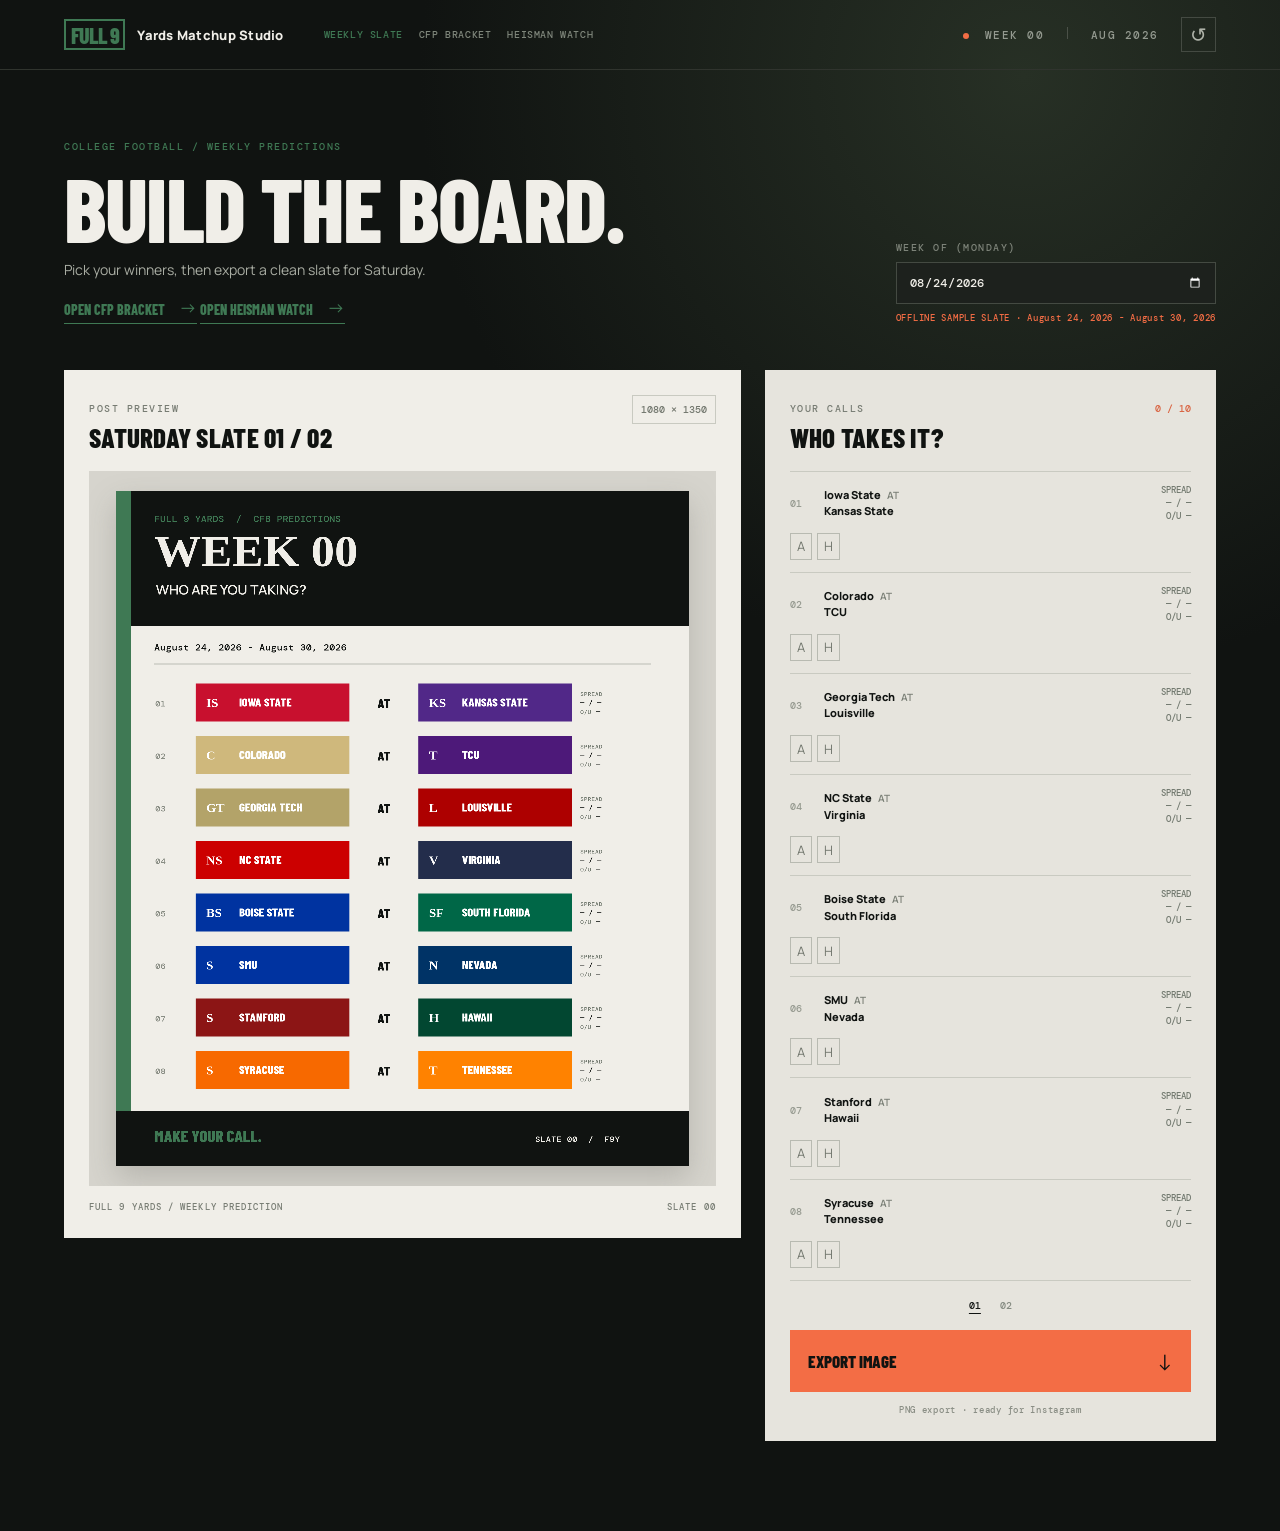
<file: index.html>
<!doctype html>
<html lang="en">
<head>
  <meta charset="utf-8">
  <meta name="viewport" content="width=device-width, initial-scale=1">
  <title>F9Y Matchup Studio</title>
  <link rel="preconnect" href="https://fonts.googleapis.com">
  <link rel="preconnect" href="https://fonts.gstatic.com" crossorigin>
  <link href="https://fonts.googleapis.com/css2?family=Barlow+Condensed:wght@600;700;800;900&family=DM+Mono:wght@400;500&family=Manrope:wght@400;600;700;800&display=swap" rel="stylesheet">
  <link rel="stylesheet" href="styles.css">
</head>
<body>
  <div class="app-shell">
    <header class="topbar">
      <a class="brand" href="#"><span class="brand-mark">FULL 9</span><span>Yards Matchup Studio</span></a>
      <nav class="page-nav" aria-label="Studio pages"><a class="active" href="index.html">Weekly slate</a><a href="cfp-bracket.html">CFP bracket</a><a href="heisman.html">Heisman watch</a></nav>
      <div class="topbar-meta"><span class="live-dot"></span> WEEK <span id="headerWeekNumber">00</span> <span class="meta-divider"></span> AUG 2026</div>
      <button class="icon-button" id="resetButton" title="Reset picks" aria-label="Reset picks">↺</button>
    </header>

    <main class="workspace">
      <section class="intro-row">
        <div>
          <p class="eyebrow">COLLEGE FOOTBALL / WEEKLY PREDICTIONS</p>
          <h1>Build the board.</h1>
          <p class="lede">Pick your winners, then export a clean slate for Saturday.</p>
          <a class="bracket-link" href="cfp-bracket.html">Open CFP Bracket <span>→</span></a>
          <a class="bracket-link" href="heisman.html">Open Heisman Watch <span>→</span></a>
        </div>
        <div class="date-control">
          <label for="gameDate">WEEK OF (MONDAY)</label>
          <input id="gameDate" type="date" value="2026-08-29">
          <span class="schedule-status" id="scheduleStatus">LOADING SCHEDULE...</span>
        </div>
      </section>

      <section class="studio-grid">
        <div class="board-panel">
          <div class="panel-heading">
            <div><span class="section-kicker">POST PREVIEW</span><h2>Saturday slate <span id="pageLabel">01 / 01</span></h2></div>
            <span class="format-chip">1080 × 1350</span>
          </div>
          <div class="canvas-wrap"><canvas id="postCanvas" width="1080" height="1350"></canvas></div>
          <div class="canvas-footer"><span>FULL 9 YARDS / WEEKLY PREDICTION</span><span id="canvasPage">SLATE 00</span></div>
        </div>

        <aside class="control-panel">
          <div class="control-heading"><div><span class="section-kicker">YOUR CALLS</span><h2>Who takes it?</h2></div><span class="pick-count" id="pickCount">0 / 8</span></div>
          <div class="matchup-list" id="matchupList"></div>
          <div class="pagination" id="pagination"></div>
          <button class="export-button" id="exportButton"><span>Export image</span><b>↓</b></button>
          <p class="export-note">PNG export · ready for Instagram</p>
        </aside>
      </section>
    </main>
  </div>
  <script src="app.js"></script>
</body>
</html>
</file>
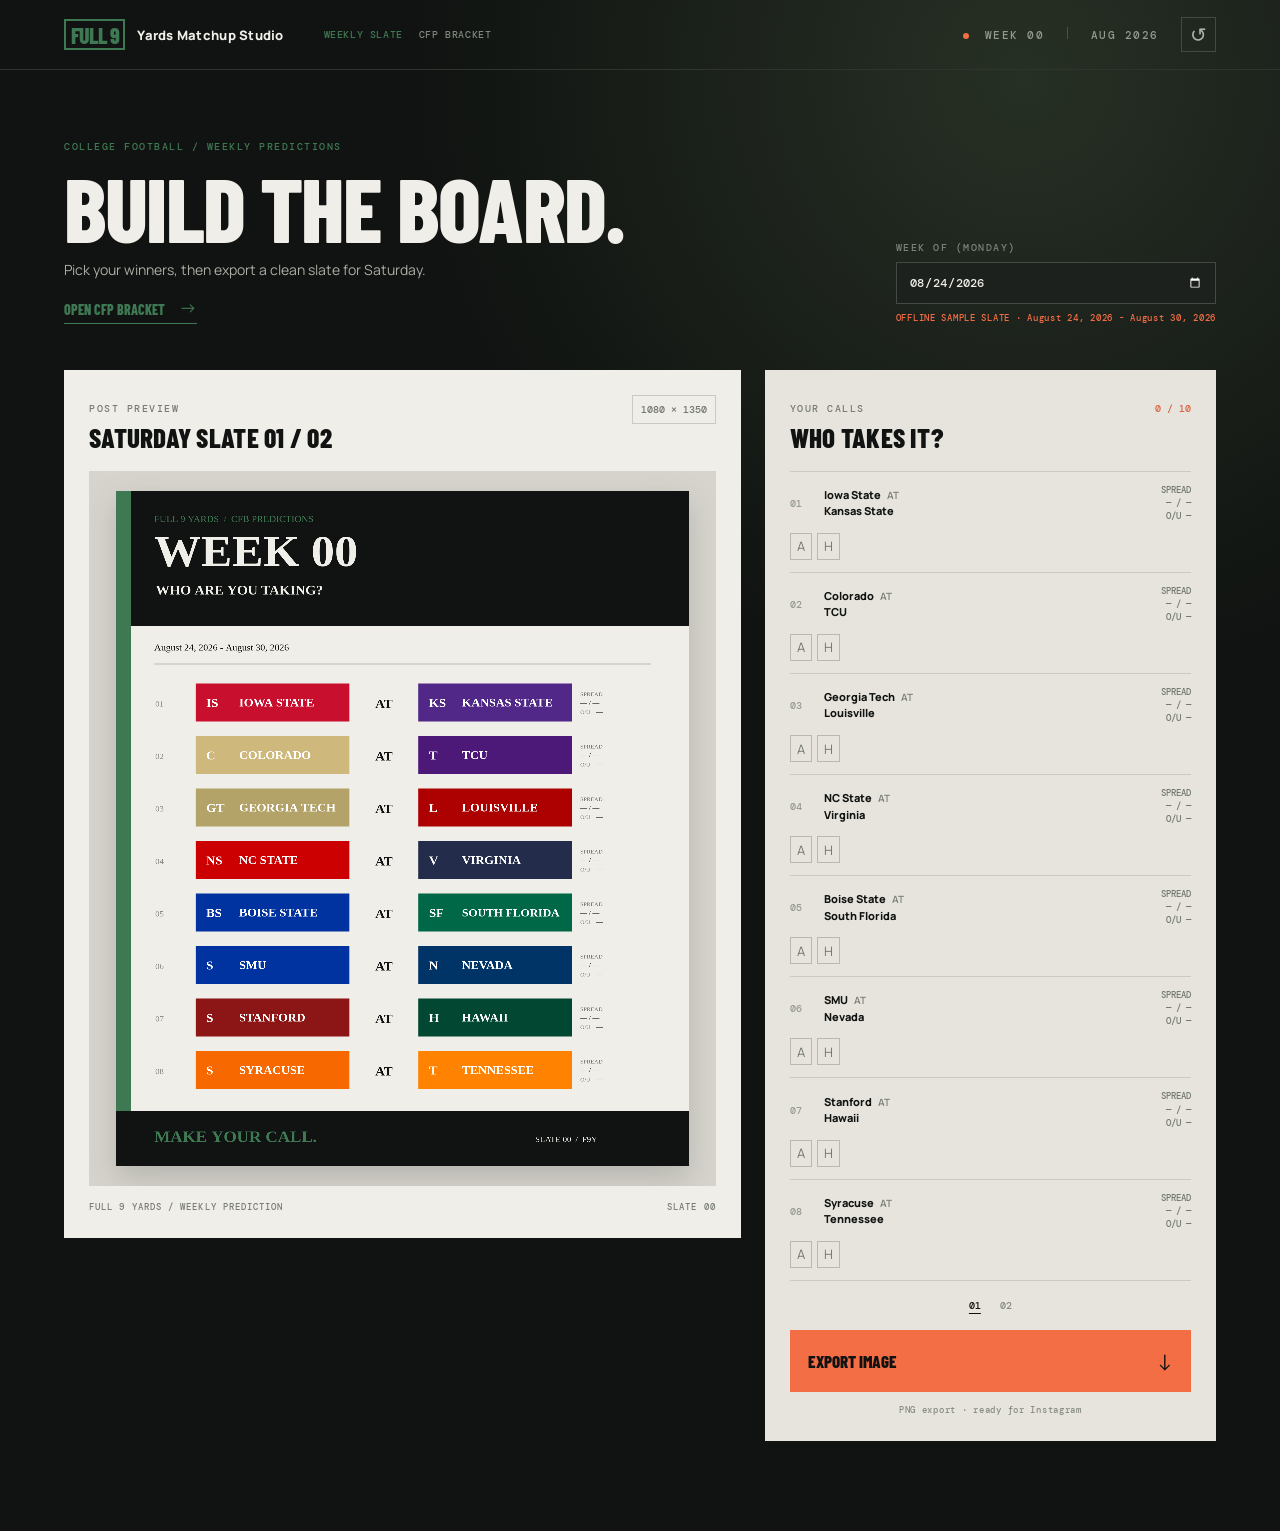
<file: docs/index.html>
<!doctype html>
<html lang="en">
<head>
  <meta charset="utf-8">
  <meta name="viewport" content="width=device-width, initial-scale=1">
  <title>F9Y Matchup Studio</title>
  <link rel="preconnect" href="https://fonts.googleapis.com">
  <link rel="preconnect" href="https://fonts.gstatic.com" crossorigin>
  <link href="https://fonts.googleapis.com/css2?family=Barlow+Condensed:wght@600;700;800;900&family=DM+Mono:wght@400;500&family=Manrope:wght@400;600;700;800&display=swap" rel="stylesheet">
  <link rel="stylesheet" href="styles.css">
</head>
<body>
  <div class="app-shell">
    <header class="topbar">
      <a class="brand" href="#"><span class="brand-mark">FULL 9</span><span>Yards Matchup Studio</span></a>
      <nav class="page-nav" aria-label="Studio pages"><a class="active" href="index.html">Weekly slate</a><a href="cfp-bracket.html">CFP bracket</a></nav>
      <div class="topbar-meta"><span class="live-dot"></span> WEEK <span id="headerWeekNumber">00</span> <span class="meta-divider"></span> AUG 2026</div>
      <button class="icon-button" id="resetButton" title="Reset picks" aria-label="Reset picks">↺</button>
    </header>

    <main class="workspace">
      <section class="intro-row">
        <div>
          <p class="eyebrow">COLLEGE FOOTBALL / WEEKLY PREDICTIONS</p>
          <h1>Build the board.</h1>
          <p class="lede">Pick your winners, then export a clean slate for Saturday.</p>
          <a class="bracket-link" href="cfp-bracket.html">Open CFP Bracket <span>→</span></a>
        </div>
        <div class="date-control">
          <label for="gameDate">WEEK OF (MONDAY)</label>
          <input id="gameDate" type="date" value="2026-08-29">
          <span class="schedule-status" id="scheduleStatus">LOADING SCHEDULE...</span>
        </div>
      </section>

      <section class="studio-grid">
        <div class="board-panel">
          <div class="panel-heading">
            <div><span class="section-kicker">POST PREVIEW</span><h2>Saturday slate <span id="pageLabel">01 / 01</span></h2></div>
            <span class="format-chip">1080 × 1350</span>
          </div>
          <div class="canvas-wrap"><canvas id="postCanvas" width="1080" height="1350"></canvas></div>
          <div class="canvas-footer"><span>FULL 9 YARDS / WEEKLY PREDICTION</span><span id="canvasPage">SLATE 00</span></div>
        </div>

        <aside class="control-panel">
          <div class="control-heading"><div><span class="section-kicker">YOUR CALLS</span><h2>Who takes it?</h2></div><span class="pick-count" id="pickCount">0 / 8</span></div>
          <div class="matchup-list" id="matchupList"></div>
          <div class="pagination" id="pagination"></div>
          <button class="export-button" id="exportButton"><span>Export image</span><b>↓</b></button>
          <p class="export-note">PNG export · ready for Instagram</p>
        </aside>
      </section>
    </main>
  </div>
  <script src="app.js"></script>
</body>
</html>
</file>
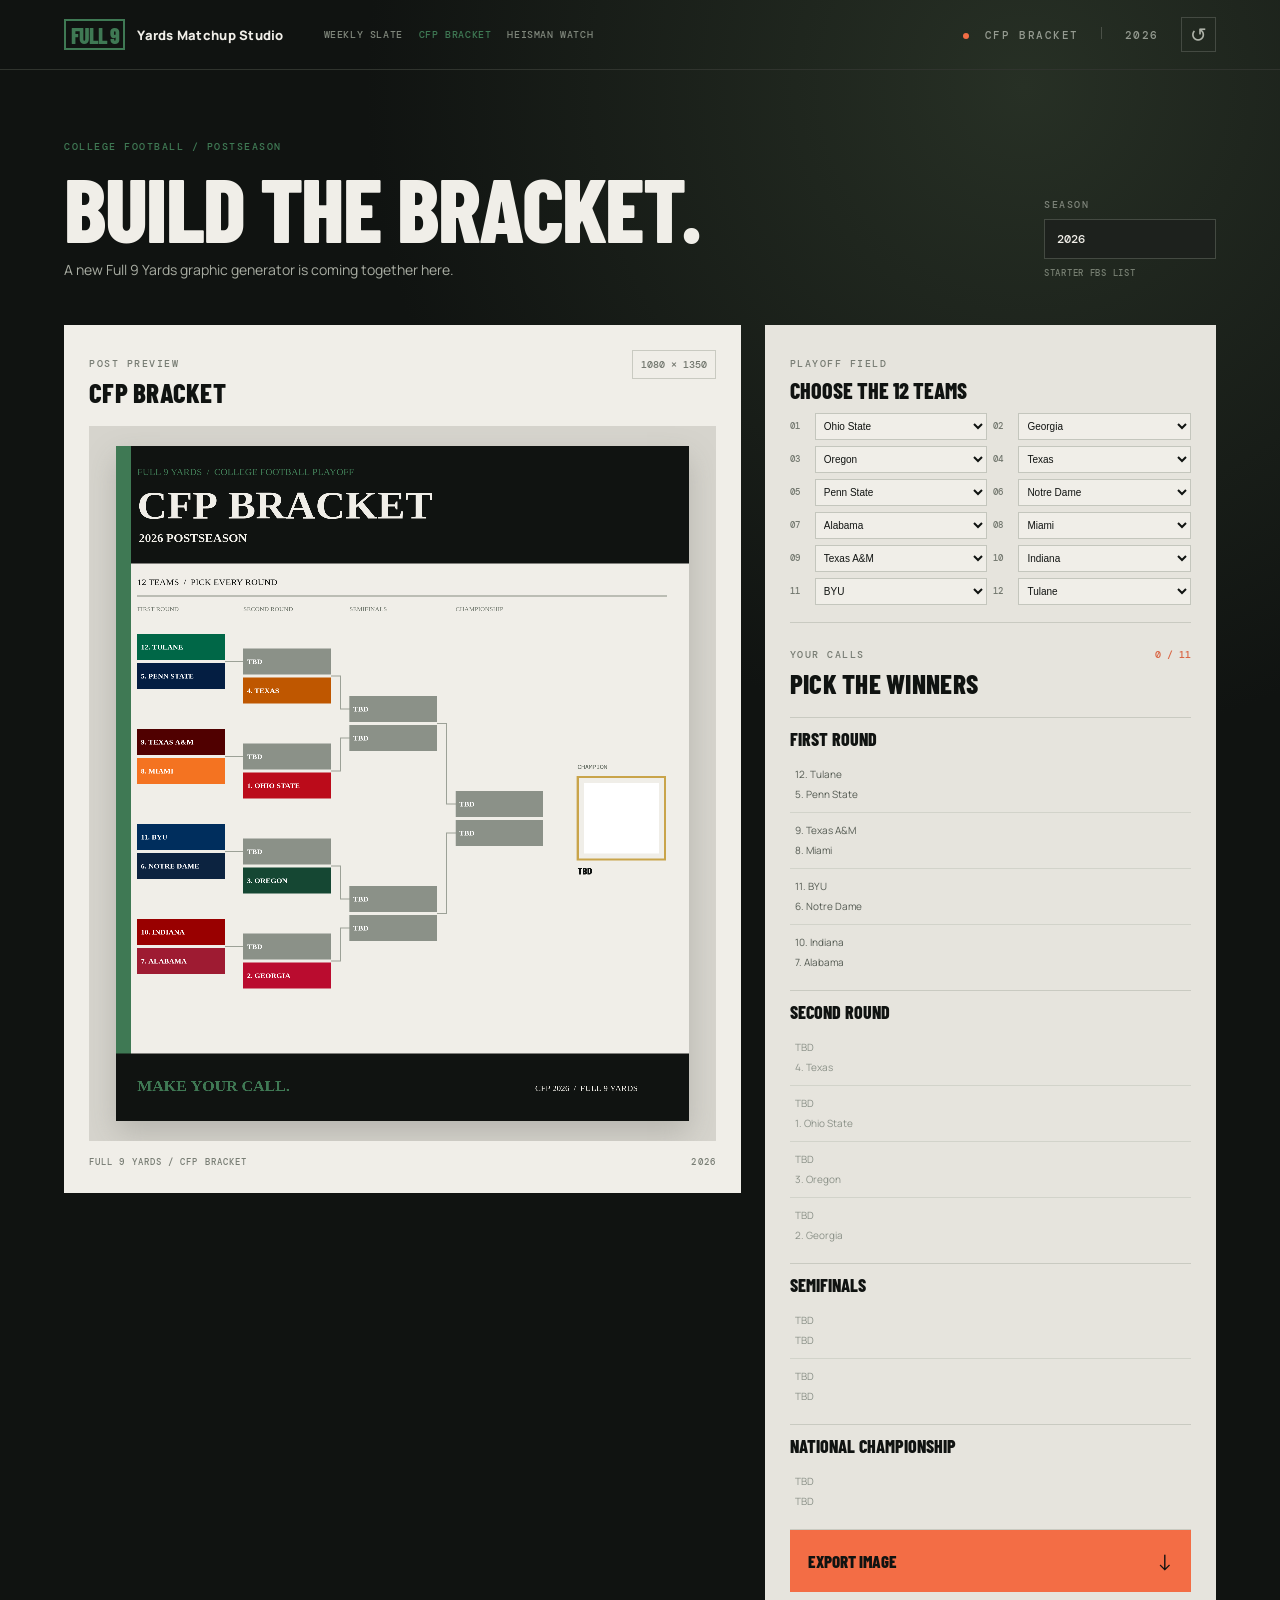
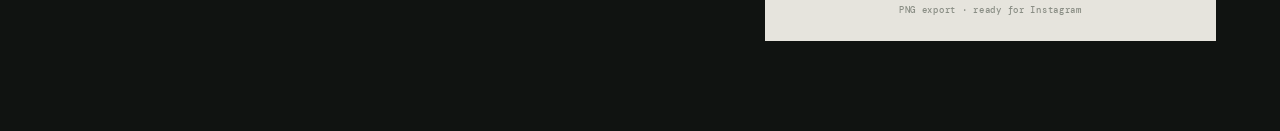
<file: cfp-bracket.html>
<!doctype html>
<html lang="en">
<head>
  <meta charset="utf-8">
  <meta name="viewport" content="width=device-width, initial-scale=1">
  <title>CFP Bracket | Full 9 Yards</title>
  <link rel="preconnect" href="https://fonts.googleapis.com">
  <link rel="preconnect" href="https://fonts.gstatic.com" crossorigin>
  <link href="https://fonts.googleapis.com/css2?family=Barlow+Condensed:wght@600;700;800;900&family=DM+Mono:wght@400;500&family=Manrope:wght@400;600;700;800&display=swap" rel="stylesheet">
  <link rel="stylesheet" href="styles.css">
</head>
<body>
  <div class="app-shell">
    <header class="topbar">
      <a class="brand" href="index.html"><span class="brand-mark">FULL 9</span><span>Yards Matchup Studio</span></a>
      <nav class="page-nav" aria-label="Studio pages"><a href="index.html">Weekly slate</a><a class="active" href="cfp-bracket.html">CFP bracket</a><a href="heisman.html">Heisman watch</a></nav>
      <div class="topbar-meta"><span class="live-dot"></span> CFP BRACKET <span class="meta-divider"></span> 2026</div>
      <button class="icon-button" id="resetButton" title="Reset picks" aria-label="Reset picks">↺</button>
    </header>

    <main class="workspace">
      <section class="intro-row">
        <div>
          <p class="eyebrow">COLLEGE FOOTBALL / POSTSEASON</p>
          <h1>Build the bracket.</h1>
          <p class="lede">A new Full 9 Yards graphic generator is coming together here.</p>
        </div>
        <div class="date-control">
          <label for="seasonYear">SEASON</label>
          <input id="seasonYear" type="number" value="2026" min="2020" max="2100">
          <span class="schedule-status" id="scheduleStatus">12 TEAMS · 11 GAMES</span>
        </div>
      </section>

      <section class="studio-grid">
        <div class="board-panel">
          <div class="panel-heading">
            <div><span class="section-kicker">POST PREVIEW</span><h2>CFP bracket</h2></div>
            <span class="format-chip">1080 × 1350</span>
          </div>
          <div class="canvas-wrap"><canvas id="bracketCanvas" width="2160" height="2700"></canvas></div>
          <div class="canvas-footer"><span>FULL 9 YARDS / CFP BRACKET</span><span id="canvasPage">2026</span></div>
        </div>

        <aside class="control-panel">
          <div class="seed-editor"><span class="section-kicker">PLAYOFF FIELD</span><h2>Choose the 12 teams</h2><div id="teamSelectors"></div></div>
          <div class="control-heading"><div><span class="section-kicker">YOUR CALLS</span><h2>Pick the winners</h2></div><span class="pick-count" id="pickCount">0 / 11</span></div>
          <div class="bracket-rounds" id="matchupList"></div>
          <button class="export-button" id="exportButton"><span>Export image</span><b>↓</b></button>
          <p class="export-note">PNG export · ready for Instagram</p>
        </aside>
      </section>
    </main>
  </div>
  <script src="playoff.js"></script>
</body>
</html>
</file>
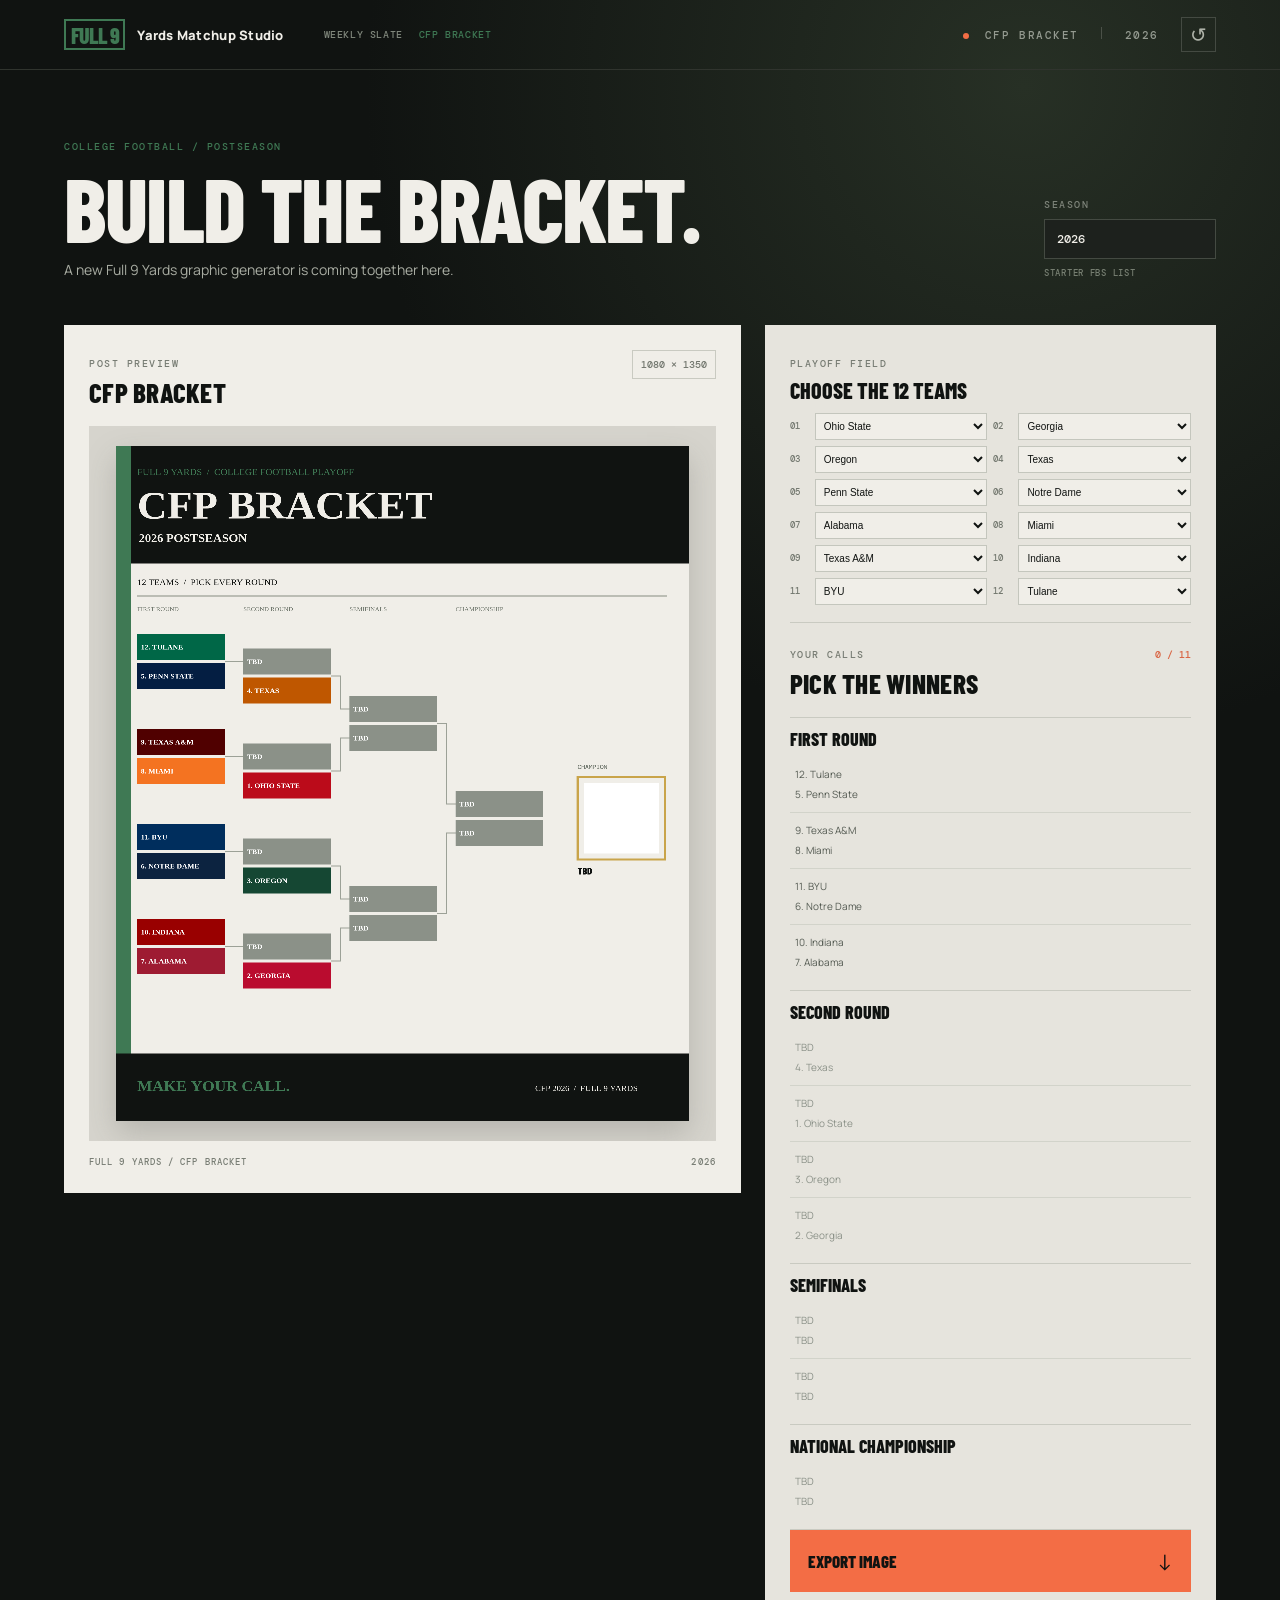
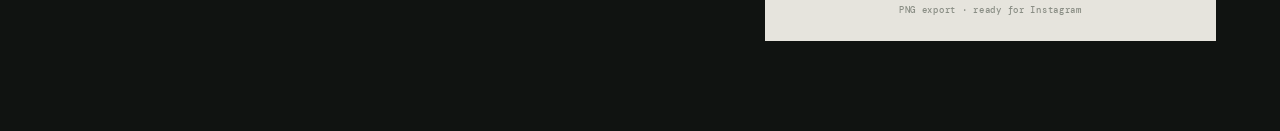
<file: docs/cfp-bracket.html>
<!doctype html>
<html lang="en">
<head>
  <meta charset="utf-8">
  <meta name="viewport" content="width=device-width, initial-scale=1">
  <title>CFP Bracket | Full 9 Yards</title>
  <link rel="preconnect" href="https://fonts.googleapis.com">
  <link rel="preconnect" href="https://fonts.gstatic.com" crossorigin>
  <link href="https://fonts.googleapis.com/css2?family=Barlow+Condensed:wght@600;700;800;900&family=DM+Mono:wght@400;500&family=Manrope:wght@400;600;700;800&display=swap" rel="stylesheet">
  <link rel="stylesheet" href="styles.css">
</head>
<body>
  <div class="app-shell">
    <header class="topbar">
      <a class="brand" href="index.html"><span class="brand-mark">FULL 9</span><span>Yards Matchup Studio</span></a>
      <nav class="page-nav" aria-label="Studio pages"><a href="index.html">Weekly slate</a><a class="active" href="cfp-bracket.html">CFP bracket</a></nav>
      <div class="topbar-meta"><span class="live-dot"></span> CFP BRACKET <span class="meta-divider"></span> 2026</div>
      <button class="icon-button" id="resetButton" title="Reset picks" aria-label="Reset picks">↺</button>
    </header>

    <main class="workspace">
      <section class="intro-row">
        <div>
          <p class="eyebrow">COLLEGE FOOTBALL / POSTSEASON</p>
          <h1>Build the bracket.</h1>
          <p class="lede">A new Full 9 Yards graphic generator is coming together here.</p>
        </div>
        <div class="date-control">
          <label for="seasonYear">SEASON</label>
          <input id="seasonYear" type="number" value="2026" min="2020" max="2100">
          <span class="schedule-status" id="scheduleStatus">12 TEAMS · 11 GAMES</span>
        </div>
      </section>

      <section class="studio-grid">
        <div class="board-panel">
          <div class="panel-heading">
            <div><span class="section-kicker">POST PREVIEW</span><h2>CFP bracket</h2></div>
            <span class="format-chip">1080 × 1350</span>
          </div>
          <div class="canvas-wrap"><canvas id="bracketCanvas" width="2160" height="2700"></canvas></div>
          <div class="canvas-footer"><span>FULL 9 YARDS / CFP BRACKET</span><span id="canvasPage">2026</span></div>
        </div>

        <aside class="control-panel">
          <div class="seed-editor"><span class="section-kicker">PLAYOFF FIELD</span><h2>Choose the 12 teams</h2><div id="teamSelectors"></div></div>
          <div class="control-heading"><div><span class="section-kicker">YOUR CALLS</span><h2>Pick the winners</h2></div><span class="pick-count" id="pickCount">0 / 11</span></div>
          <div class="bracket-rounds" id="matchupList"></div>
          <button class="export-button" id="exportButton"><span>Export image</span><b>↓</b></button>
          <p class="export-note">PNG export · ready for Instagram</p>
        </aside>
      </section>
    </main>
  </div>
  <script src="playoff.js"></script>
</body>
</html>
</file>
<file: styles.css>
:root{--ink:#101311;--paper:#f0eee8;--muted:#858981;--line:#d5d5cd;--acid:#3f7954;--orange:#f36d45;--white:#faf9f4}
.schedule-status{color:#777f72;font:500 9px "DM Mono";letter-spacing:.08em}.schedule-status.error{color:var(--orange)}
.page-nav{display:flex;gap:16px;margin-left:18px}.page-nav a{color:#7f867b;text-decoration:none;font:500 10px "DM Mono";letter-spacing:.06em;text-transform:uppercase}.page-nav a:hover,.page-nav a.active{color:var(--acid)}
.bracket-link{display:inline-flex;gap:14px;margin-top:22px;color:var(--acid);text-decoration:none;font:800 14px "Barlow Condensed";text-transform:uppercase;border-bottom:1px solid var(--acid);padding-bottom:5px}.bracket-link span{font:400 18px Manrope;line-height:.7}.bracket-link:hover{color:var(--paper);border-color:var(--paper)}
.bracket-rounds{display:grid;gap:12px;border-top:1px solid #c9cac1;padding-top:12px}.bracket-round{border-bottom:1px solid #c9cac1;padding-bottom:10px}.bracket-round h3{font:800 18px/1 "Barlow Condensed";text-transform:uppercase;margin:0 0 9px}.bracket-match{display:grid;grid-template-columns:1fr auto;align-items:center;gap:8px;padding:7px 0;font-size:10px}.bracket-match+.bracket-match{border-top:1px solid #d2d3ca}.bracket-teams{color:#555b53;line-height:1.45}.bracket-teams strong{color:var(--ink);font-weight:800}.bracket-pick{width:26px;height:26px;border:1px solid #b8bab1;background:transparent;color:#73786f;cursor:pointer;font-size:13px}.bracket-pick:hover,.bracket-pick.active{background:var(--acid);border-color:var(--ink);color:var(--ink)}
.team-choice{display:block;width:100%;padding:3px 5px;border:0;background:transparent;color:#555b53;text-align:left;font-size:10px;cursor:pointer}.team-choice:hover,.team-choice.chosen{background:var(--acid);color:var(--ink);font-weight:800}.team-choice:disabled{cursor:default;color:#8b9188}
.seed-editor{border-bottom:1px solid #c9cac1;padding-bottom:17px;margin-bottom:18px}.seed-editor h2{font:800 22px/1 "Barlow Condensed";text-transform:uppercase;margin:7px 0 12px}.seed-editor .section-kicker{color:#777c73}.team-selectors{display:grid;grid-template-columns:1fr 1fr;gap:6px}.team-select{display:grid;grid-template-columns:20px 1fr;align-items:center;gap:5px;color:#73786f;font:500 9px "DM Mono"}.team-select select{min-width:0;background:#f0eee8;border:1px solid #c4c6bd;color:var(--ink);padding:6px 4px;font-size:10px}
.matchup{grid-template-columns:24px minmax(0,1fr) auto auto}.game-odds{color:#737a70;font:500 9px/1.45 "DM Mono";text-align:right;white-space:nowrap}
.heisman-layout{grid-template-columns:minmax(0,1.3fr) minmax(280px,.7fr)}.heisman-list{display:grid;gap:14px}.heisman-card{display:grid;grid-template-columns:110px minmax(0,1fr);gap:16px;padding:16px;border:1px solid #d6d5ce;background:#f9f7f3;box-shadow:0 0 0 1px rgba(16,19,17,.02)}.heisman-card.lead{background:#f3f1ea}.heisman-card + .heisman-card{margin-top:0}.heisman-headshot{position:relative;display:flex;align-items:center;justify-content:center;min-height:120px;border:1px solid #d0d2ca;background:linear-gradient(135deg,#eae8e1,#d8d7d0);overflow:hidden;border-radius:16px}.heisman-headshot img{width:100%;height:100%;object-fit:cover;display:block;background:#ebefe8}.heisman-fallback{display:flex;align-items:center;justify-content:center;width:100%;height:100%;font:800 32px/1 "Barlow Condensed";letter-spacing:-.04em;color:#101311;background:linear-gradient(135deg,#ded9cf,#c5c4bb)}.heisman-meta{display:grid;grid-template-columns:auto 1fr auto;align-items:center;gap:12px}.heisman-rank{font:800 28px "Barlow Condensed";color:var(--acid);min-width:26px}.heisman-player h3{margin:0;font:800 26px/1 "Barlow Condensed";text-transform:uppercase;letter-spacing:-.04em}.heisman-player p{margin:6px 0 0;color:#5a615b;font:500 11px "DM Mono";letter-spacing:.08em;text-transform:uppercase}.heisman-odds{padding:8px 10px;background:#101311;color:#f4f3f0;font:800 18px "Barlow Condensed";letter-spacing:.02em;border-radius:999px;min-width:88px;text-align:center}.heisman-stats{display:grid;grid-template-columns:repeat(3,minmax(0,1fr));gap:10px;margin-top:12px}.heisman-stat{padding:8px 10px;border:1px solid #dad7d1;background:rgba(255,255,255,.45)}.heisman-stat-label{display:block;color:#737a70;font:500 9px "DM Mono";letter-spacing:.09em;text-transform:uppercase}.heisman-stat-value{display:block;margin-top:4px;font:800 18px/1.1 "Barlow Condensed";color:var(--ink)}.heisman-summary{display:grid;gap:10px;margin-top:18px}.heisman-summary-item{display:flex;align-items:center;justify-content:space-between;padding:9px 10px;border:1px solid #d0d2ca;background:#f5f3ee}.heisman-summary-item strong{font:800 16px "Barlow Condensed";color:var(--ink)}.heisman-summary-item span{font:500 10px "DM Mono";text-transform:uppercase;letter-spacing:.1em;color:#5d635e}
*{box-sizing:border-box}body{margin:0;background:var(--ink);color:var(--paper);font-family:Manrope, sans-serif}button,input{font:inherit}.app-shell{min-height:100vh;background:radial-gradient(circle at 80% 5%,#273025 0,#101311 34%)}.topbar{height:70px;border-bottom:1px solid #30342e;display:flex;align-items:center;padding:0 clamp(20px,5vw,76px);gap:22px}.brand{color:var(--paper);text-decoration:none;display:flex;align-items:center;gap:12px;font-weight:800;font-size:13px;letter-spacing:.02em}.brand-mark{font-family:"Barlow Condensed";font-size:22px;letter-spacing:-.05em;color:var(--acid);border:2px solid var(--acid);padding:1px 5px 0}.topbar-meta{margin-left:auto;color:#949a90;font:500 11px "DM Mono";letter-spacing:.14em}.live-dot{display:inline-block;background:var(--orange);width:6px;height:6px;border-radius:50%;margin-right:7px}.meta-divider{display:inline-block;height:12px;border-left:1px solid #4b5148;margin:0 14px}.icon-button{border:1px solid #444a42;background:transparent;color:#aeb2a8;width:35px;height:35px;cursor:pointer;font-size:20px}.workspace{max-width:1380px;margin:auto;padding:70px clamp(20px,5vw,76px) 90px}.intro-row{display:flex;justify-content:space-between;align-items:end;margin-bottom:46px}.eyebrow,.section-kicker,.date-control label{color:var(--acid);font:500 10px "DM Mono";letter-spacing:.15em;margin:0}.intro-row h1{font:800 clamp(52px,7vw,90px)/.9 "Barlow Condensed";letter-spacing:-.02em;text-transform:uppercase;margin:14px 0 12px}.lede{color:#a9ada3;margin:0;font-size:14px}.date-control{display:grid;gap:8px;min-width:172px}.date-control label{color:#7d8379}.date-control input{color:var(--paper);background:#1d211d;border:1px solid #444a42;padding:11px 12px;color-scheme:dark;font:500 12px "DM Mono"}.studio-grid{display:grid;grid-template-columns:minmax(0,1.2fr) minmax(320px,.8fr);gap:24px;align-items:start}.board-panel,.control-panel{background:var(--paper);color:var(--ink);padding:25px}.control-panel{background:#e6e4dd}.panel-heading,.control-heading{display:flex;align-items:start;justify-content:space-between;margin-bottom:20px}.panel-heading h2,.control-heading h2{font:800 27px/1 "Barlow Condensed";text-transform:uppercase;margin:7px 0 0;letter-spacing:.01em}.panel-heading .section-kicker,.control-heading .section-kicker{color:#777c73}.format-chip,.pick-count{font:500 10px "DM Mono";color:#71766d;border:1px solid #c9cac1;padding:7px 8px}.pick-count{border:0;padding:7px 0;color:#d96341}.canvas-wrap{background:#d6d4cd;display:flex;justify-content:center;padding:20px;max-height:715px;overflow:hidden}.canvas-wrap canvas{display:block;width:min(100%,573px);height:auto;box-shadow:0 12px 28px #77787355}.canvas-footer{display:flex;justify-content:space-between;color:#787d74;font:500 9px "DM Mono";letter-spacing:.12em;padding-top:15px}.matchup-list{border-top:1px solid #c9cac1}.matchup{display:grid;grid-template-columns:24px 1fr auto;align-items:center;gap:10px;border-bottom:1px solid #c9cac1;padding:12px 0}.matchup-number{color:#969a90;font:500 10px "DM Mono"}.team-pair{font-size:11px;font-weight:800;line-height:1.5}.team-pair span{color:#7a7f76;font-weight:600;font-size:10px;margin-left:4px}.pick-buttons{display:flex;gap:5px}.pick-button{width:27px;height:27px;border:1px solid #b8bab1;background:transparent;color:#73786f;cursor:pointer;font-size:13px}.pick-button:hover,.pick-button.active{background:var(--acid);border-color:var(--ink);color:var(--ink)}.pagination{display:flex;justify-content:center;gap:7px;padding:17px 0}.page-button{border:0;background:transparent;color:#848a80;font:500 10px "DM Mono";cursor:pointer}.page-button.active{color:var(--ink);text-decoration:underline;text-underline-offset:4px}.export-button{width:100%;background:var(--orange);color:var(--ink);border:0;padding:16px 18px;display:flex;justify-content:space-between;align-items:center;font:800 17px "Barlow Condensed";text-transform:uppercase;cursor:pointer}.export-button:hover{background:var(--acid)}.export-button b{font:400 22px Manrope}.export-note{text-align:center;color:#8a8e85;font:500 9px "DM Mono";letter-spacing:.08em;margin:12px 0 0}@media(max-width:800px){.topbar-meta{display:none}.intro-row{align-items:start;gap:28px;flex-direction:column;margin-bottom:30px}.date-control{width:100%}.studio-grid{grid-template-columns:1fr}.workspace{padding-top:45px}.board-panel,.control-panel{padding:17px}.canvas-wrap{padding:10px}.canvas-footer{font-size:8px}}
</file>
<file: docs/styles.css>
:root{--ink:#101311;--paper:#f0eee8;--muted:#858981;--line:#d5d5cd;--acid:#3f7954;--orange:#f36d45;--white:#faf9f4}
.schedule-status{color:#777f72;font:500 9px "DM Mono";letter-spacing:.08em}.schedule-status.error{color:var(--orange)}
.page-nav{display:flex;gap:16px;margin-left:18px}.page-nav a{color:#7f867b;text-decoration:none;font:500 10px "DM Mono";letter-spacing:.06em;text-transform:uppercase}.page-nav a:hover,.page-nav a.active{color:var(--acid)}
.bracket-link{display:inline-flex;gap:14px;margin-top:22px;color:var(--acid);text-decoration:none;font:800 14px "Barlow Condensed";text-transform:uppercase;border-bottom:1px solid var(--acid);padding-bottom:5px}.bracket-link span{font:400 18px Manrope;line-height:.7}.bracket-link:hover{color:var(--paper);border-color:var(--paper)}
.bracket-rounds{display:grid;gap:12px;border-top:1px solid #c9cac1;padding-top:12px}.bracket-round{border-bottom:1px solid #c9cac1;padding-bottom:10px}.bracket-round h3{font:800 18px/1 "Barlow Condensed";text-transform:uppercase;margin:0 0 9px}.bracket-match{display:grid;grid-template-columns:1fr auto;align-items:center;gap:8px;padding:7px 0;font-size:10px}.bracket-match+.bracket-match{border-top:1px solid #d2d3ca}.bracket-teams{color:#555b53;line-height:1.45}.bracket-teams strong{color:var(--ink);font-weight:800}.bracket-pick{width:26px;height:26px;border:1px solid #b8bab1;background:transparent;color:#73786f;cursor:pointer;font-size:13px}.bracket-pick:hover,.bracket-pick.active{background:var(--acid);border-color:var(--ink);color:var(--ink)}
.team-choice{display:block;width:100%;padding:3px 5px;border:0;background:transparent;color:#555b53;text-align:left;font-size:10px;cursor:pointer}.team-choice:hover,.team-choice.chosen{background:var(--acid);color:var(--ink);font-weight:800}.team-choice:disabled{cursor:default;color:#8b9188}
.seed-editor{border-bottom:1px solid #c9cac1;padding-bottom:17px;margin-bottom:18px}.seed-editor h2{font:800 22px/1 "Barlow Condensed";text-transform:uppercase;margin:7px 0 12px}.seed-editor .section-kicker{color:#777c73}.team-selectors{display:grid;grid-template-columns:1fr 1fr;gap:6px}.team-select{display:grid;grid-template-columns:20px 1fr;align-items:center;gap:5px;color:#73786f;font:500 9px "DM Mono"}.team-select select{min-width:0;background:#f0eee8;border:1px solid #c4c6bd;color:var(--ink);padding:6px 4px;font-size:10px}
.matchup{grid-template-columns:24px minmax(0,1fr) auto auto}.game-odds{color:#737a70;font:500 9px/1.45 "DM Mono";text-align:right;white-space:nowrap}
*{box-sizing:border-box}body{margin:0;background:var(--ink);color:var(--paper);font-family:Manrope, sans-serif}button,input{font:inherit}.app-shell{min-height:100vh;background:radial-gradient(circle at 80% 5%,#273025 0,#101311 34%)}.topbar{height:70px;border-bottom:1px solid #30342e;display:flex;align-items:center;padding:0 clamp(20px,5vw,76px);gap:22px}.brand{color:var(--paper);text-decoration:none;display:flex;align-items:center;gap:12px;font-weight:800;font-size:13px;letter-spacing:.02em}.brand-mark{font-family:"Barlow Condensed";font-size:22px;letter-spacing:-.05em;color:var(--acid);border:2px solid var(--acid);padding:1px 5px 0}.topbar-meta{margin-left:auto;color:#949a90;font:500 11px "DM Mono";letter-spacing:.14em}.live-dot{display:inline-block;background:var(--orange);width:6px;height:6px;border-radius:50%;margin-right:7px}.meta-divider{display:inline-block;height:12px;border-left:1px solid #4b5148;margin:0 14px}.icon-button{border:1px solid #444a42;background:transparent;color:#aeb2a8;width:35px;height:35px;cursor:pointer;font-size:20px}.workspace{max-width:1380px;margin:auto;padding:70px clamp(20px,5vw,76px) 90px}.intro-row{display:flex;justify-content:space-between;align-items:end;margin-bottom:46px}.eyebrow,.section-kicker,.date-control label{color:var(--acid);font:500 10px "DM Mono";letter-spacing:.15em;margin:0}.intro-row h1{font:800 clamp(52px,7vw,90px)/.9 "Barlow Condensed";letter-spacing:-.02em;text-transform:uppercase;margin:14px 0 12px}.lede{color:#a9ada3;margin:0;font-size:14px}.date-control{display:grid;gap:8px;min-width:172px}.date-control label{color:#7d8379}.date-control input{color:var(--paper);background:#1d211d;border:1px solid #444a42;padding:11px 12px;color-scheme:dark;font:500 12px "DM Mono"}.studio-grid{display:grid;grid-template-columns:minmax(0,1.2fr) minmax(320px,.8fr);gap:24px;align-items:start}.board-panel,.control-panel{background:var(--paper);color:var(--ink);padding:25px}.control-panel{background:#e6e4dd}.panel-heading,.control-heading{display:flex;align-items:start;justify-content:space-between;margin-bottom:20px}.panel-heading h2,.control-heading h2{font:800 27px/1 "Barlow Condensed";text-transform:uppercase;margin:7px 0 0;letter-spacing:.01em}.panel-heading .section-kicker,.control-heading .section-kicker{color:#777c73}.format-chip,.pick-count{font:500 10px "DM Mono";color:#71766d;border:1px solid #c9cac1;padding:7px 8px}.pick-count{border:0;padding:7px 0;color:#d96341}.canvas-wrap{background:#d6d4cd;display:flex;justify-content:center;padding:20px;max-height:715px;overflow:hidden}.canvas-wrap canvas{display:block;width:min(100%,573px);height:auto;box-shadow:0 12px 28px #77787355}.canvas-footer{display:flex;justify-content:space-between;color:#787d74;font:500 9px "DM Mono";letter-spacing:.12em;padding-top:15px}.matchup-list{border-top:1px solid #c9cac1}.matchup{display:grid;grid-template-columns:24px 1fr auto;align-items:center;gap:10px;border-bottom:1px solid #c9cac1;padding:12px 0}.matchup-number{color:#969a90;font:500 10px "DM Mono"}.team-pair{font-size:11px;font-weight:800;line-height:1.5}.team-pair span{color:#7a7f76;font-weight:600;font-size:10px;margin-left:4px}.pick-buttons{display:flex;gap:5px}.pick-button{width:27px;height:27px;border:1px solid #b8bab1;background:transparent;color:#73786f;cursor:pointer;font-size:13px}.pick-button:hover,.pick-button.active{background:var(--acid);border-color:var(--ink);color:var(--ink)}.pagination{display:flex;justify-content:center;gap:7px;padding:17px 0}.page-button{border:0;background:transparent;color:#848a80;font:500 10px "DM Mono";cursor:pointer}.page-button.active{color:var(--ink);text-decoration:underline;text-underline-offset:4px}.export-button{width:100%;background:var(--orange);color:var(--ink);border:0;padding:16px 18px;display:flex;justify-content:space-between;align-items:center;font:800 17px "Barlow Condensed";text-transform:uppercase;cursor:pointer}.export-button:hover{background:var(--acid)}.export-button b{font:400 22px Manrope}.export-note{text-align:center;color:#8a8e85;font:500 9px "DM Mono";letter-spacing:.08em;margin:12px 0 0}@media(max-width:800px){.topbar-meta{display:none}.intro-row{align-items:start;gap:28px;flex-direction:column;margin-bottom:30px}.date-control{width:100%}.studio-grid{grid-template-columns:1fr}.workspace{padding-top:45px}.board-panel,.control-panel{padding:17px}.canvas-wrap{padding:10px}.canvas-footer{font-size:8px}}
</file>
